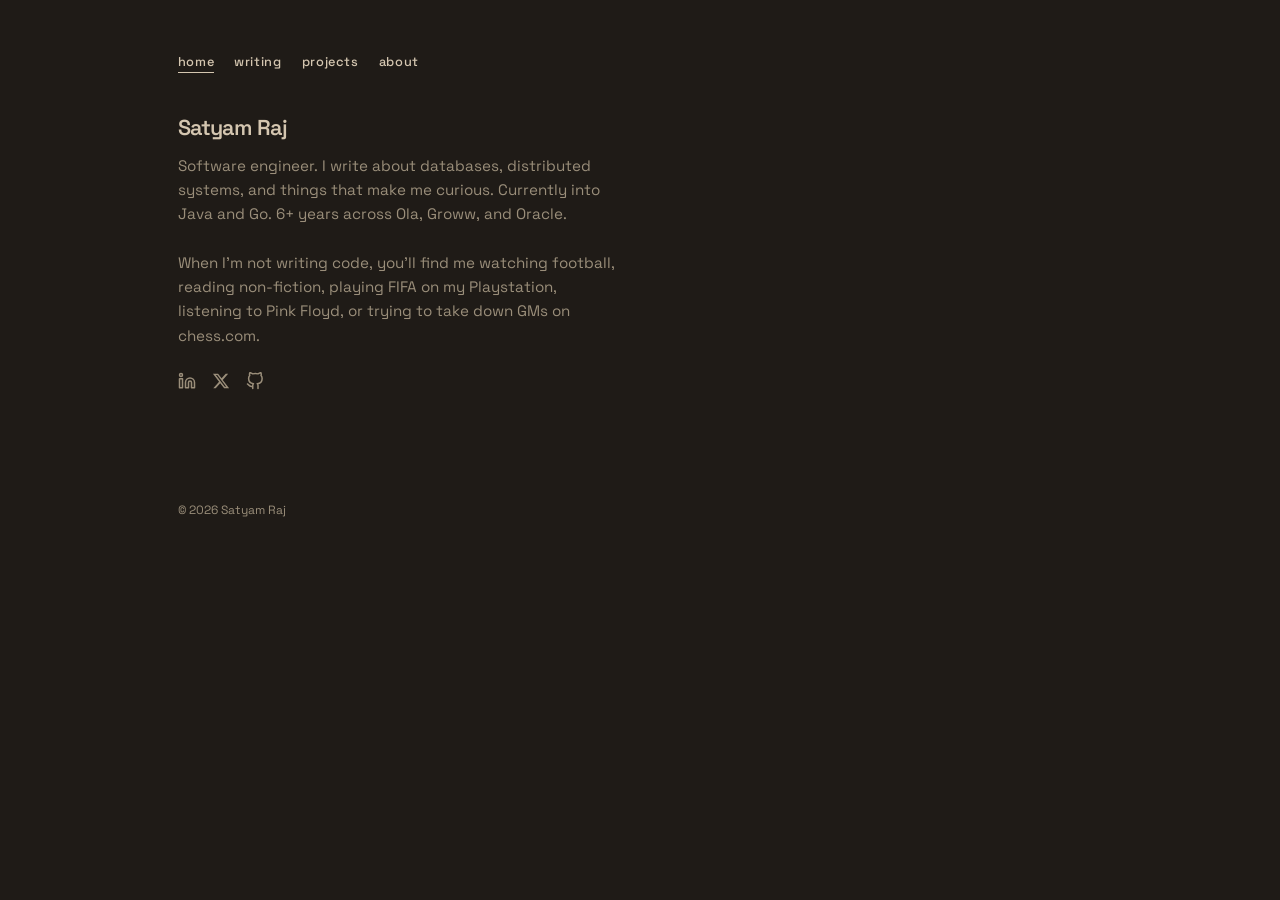
<file: index.html>
<!DOCTYPE html>
<html lang="en">
<head>
  <meta charset="utf-8">
  <meta name="viewport" content="width=device-width, initial-scale=1">
  <title>Satyam Raj</title>
  <meta name="description" content="Software engineer. Writing about databases, distributed systems, and things I find interesting.">
  <meta name="author" content="Satyam Raj">
  <link rel="canonical" href="https://stym06.github.io/">
  <link rel="icon" href="/favicon.ico">
  <link rel="icon" type="image/png" sizes="16x16" href="/favicon-16x16.png">
  <link rel="icon" type="image/png" sizes="32x32" href="/favicon-32x32.png">
  <link rel="apple-touch-icon" href="/apple-touch-icon.png">
  <link rel="alternate" type="application/rss+xml" title="Satyam Raj" href="/index.xml">
  <meta property="og:title" content="Satyam Raj">
  <meta property="og:description" content="Software engineer. Writing about databases, distributed systems, and things I find interesting.">
  <meta property="og:type" content="website">
  <meta property="og:url" content="https://stym06.github.io/">
  <meta name="twitter:card" content="summary">
  <meta name="twitter:title" content="Satyam Raj">
  <meta name="twitter:description" content="Software engineer. Writing about databases, distributed systems, and things I find interesting.">
  <link rel="stylesheet" href="/assets/css/style.css">
</head>
<body>
  <div class="container">
    <nav>
      <ul>
        <li><a href="/" class="active">home</a></li>
        <li><a href="/posts/">writing</a></li>
        <li><a href="/projects/">projects</a></li>
        <li><a href="/about/">about</a></li>
      </ul>
    </nav>

    <main>
      <section class="intro">
        <h1>Satyam Raj</h1>
        <p class="bio">Software engineer. I write about databases, distributed systems, and things that make me curious. Currently into Java and Go. 6+ years across Ola, Groww, and Oracle.</p>
        <p class="bio">When I'm not writing code, you'll find me watching football, reading non-fiction, playing FIFA on my Playstation, listening to Pink Floyd, or trying to take down GMs on chess.com.</p>
        <div class="social-links">
          <a href="https://linkedin.com/in/stym06" target="_blank" rel="noopener noreferrer" title="LinkedIn">
            <svg xmlns="http://www.w3.org/2000/svg" viewBox="0 0 24 24" fill="none" stroke="currentColor" stroke-width="2" stroke-linecap="round" stroke-linejoin="round"><path d="M16 8a6 6 0 0 1 6 6v7h-4v-7a2 2 0 0 0-2-2 2 2 0 0 0-2 2v7h-4v-7a6 6 0 0 1 6-6z"></path><rect x="2" y="9" width="4" height="12"></rect><circle cx="4" cy="4" r="2"></circle></svg>
          </a>
          <a href="https://x.com/stym06" target="_blank" rel="noopener noreferrer" title="X">
            <svg xmlns="http://www.w3.org/2000/svg" viewBox="0 0 24 24" fill="currentColor" width="18" height="18"><path d="M18.244 2.25h3.308l-7.227 8.26 8.502 11.24H16.17l-5.214-6.817L4.99 21.75H1.68l7.73-8.835L1.254 2.25H8.08l4.713 6.231zm-1.161 17.52h1.833L7.084 4.126H5.117z"></path></svg>
          </a>
          <a href="https://github.com/stym06" target="_blank" rel="noopener noreferrer" title="GitHub">
            <svg xmlns="http://www.w3.org/2000/svg" viewBox="0 0 24 24" fill="none" stroke="currentColor" stroke-width="2" stroke-linecap="round" stroke-linejoin="round"><path d="M9 19c-5 1.5-5-2.5-7-3m14 6v-3.87a3.37 3.37 0 0 0-.94-2.61c3.14-.35 6.44-1.54 6.44-7A5.44 5.44 0 0 0 20 4.77 5.07 5.07 0 0 0 19.91 1S18.73.65 16 2.48a13.38 13.38 0 0 0-7 0C6.27.65 5.09 1 5.09 1A5.07 5.07 0 0 0 5 4.77a5.44 5.44 0 0 0-1.5 3.78c0 5.42 3.3 6.61 6.44 7A3.37 3.37 0 0 0 9 18.13V22"></path></svg>
          </a>
        </div>
      </section>

    </main>

    <footer>
      &copy; 2026 Satyam Raj
    </footer>
  </div>
</body>
</html>
</file>
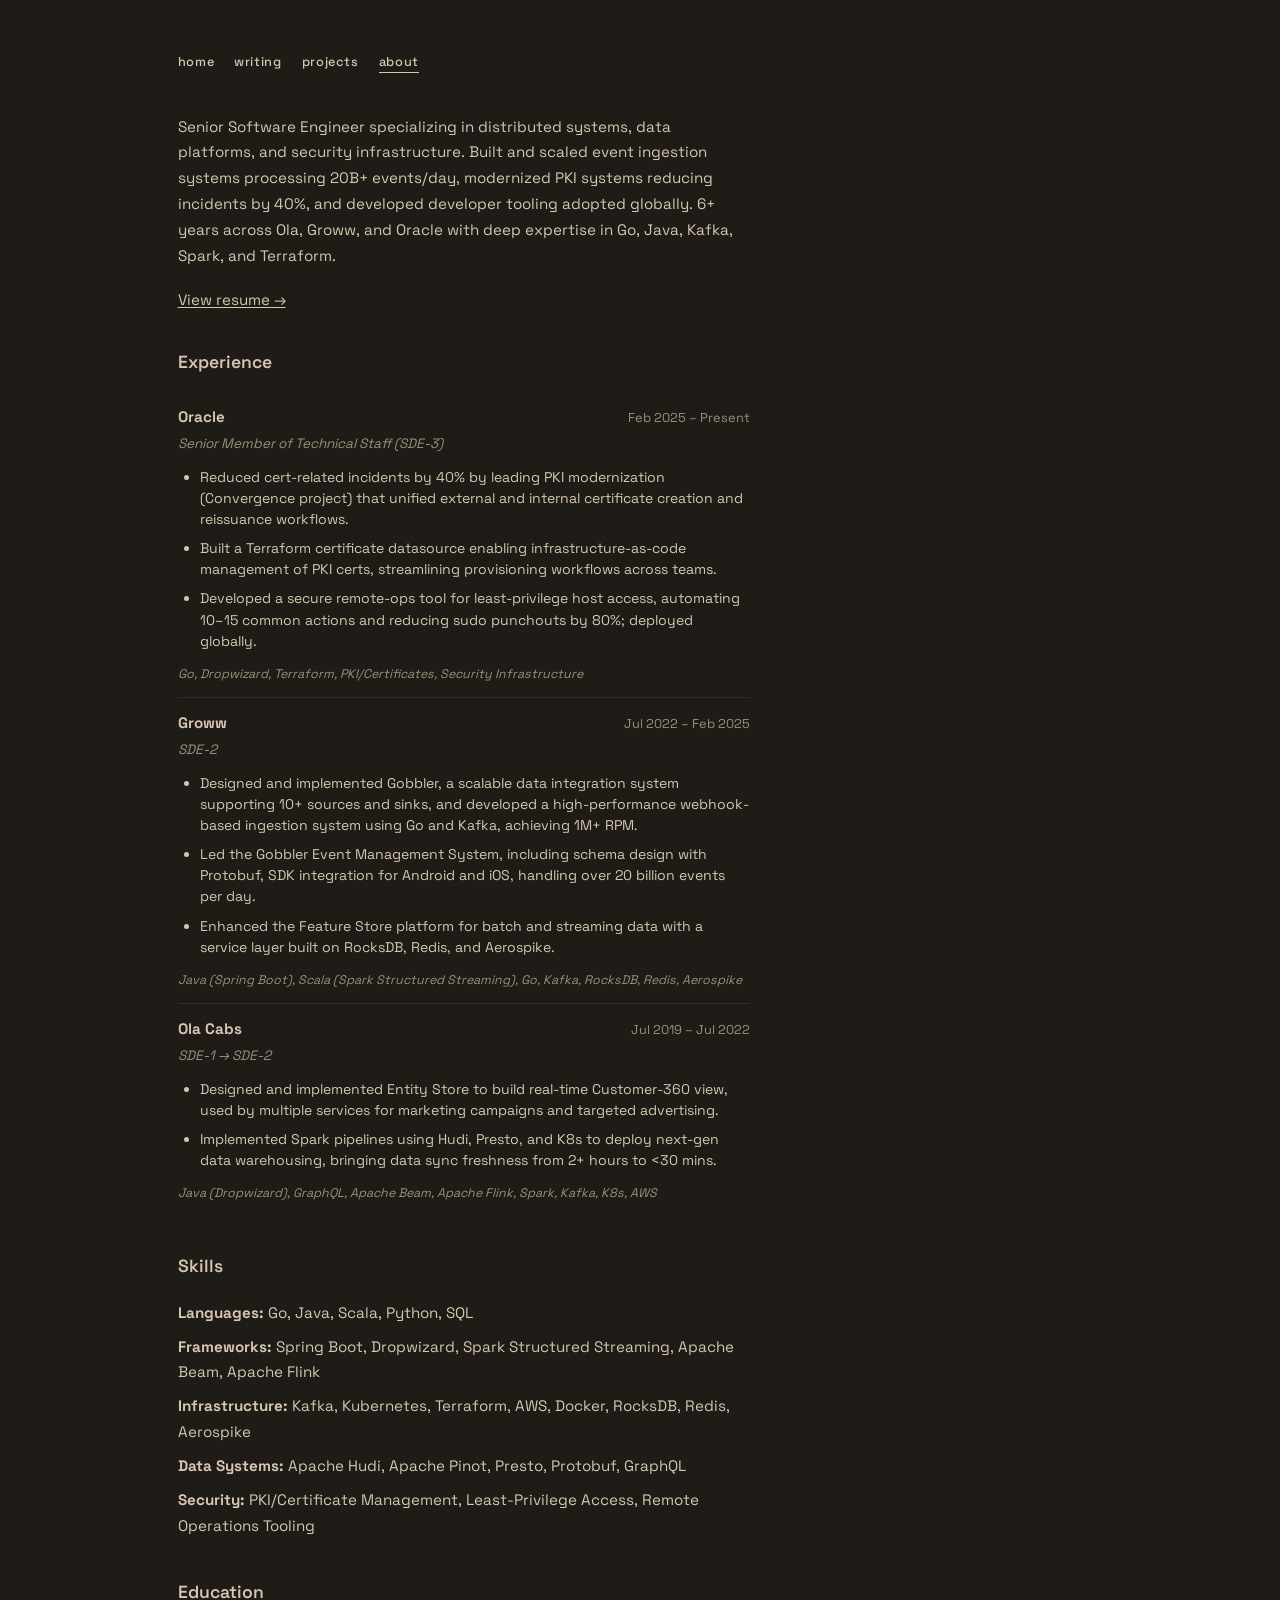
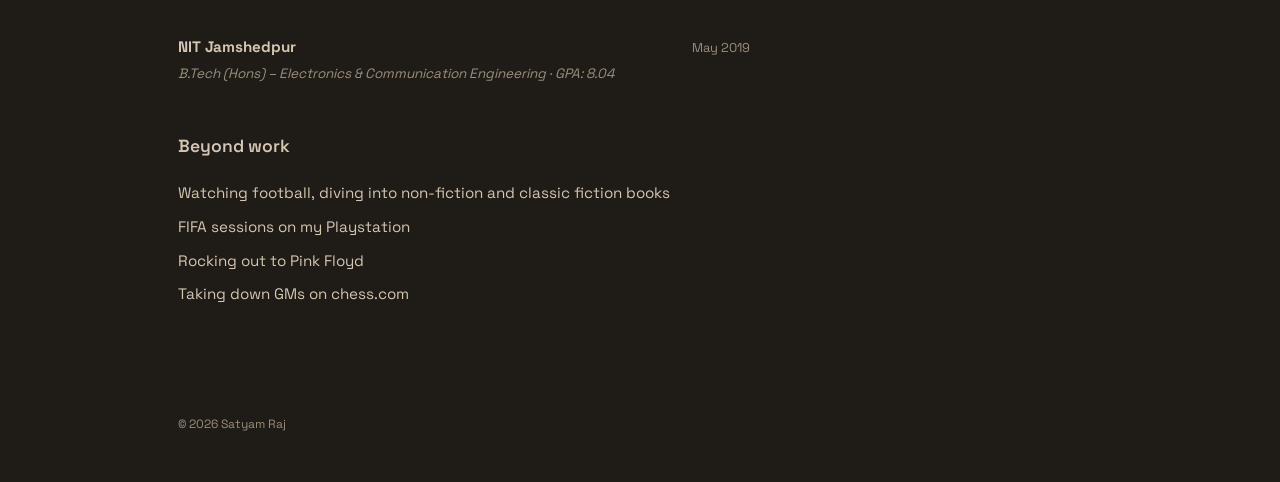
<file: about/index.html>
<!DOCTYPE html>
<html lang="en">
<head>
  <meta charset="utf-8">
  <meta name="viewport" content="width=device-width, initial-scale=1">
  <title>About - Satyam Raj</title>
  <meta name="description" content="Senior Software Engineer specializing in distributed systems, data platforms, and security infrastructure.">
  <meta name="author" content="Satyam Raj">
  <link rel="canonical" href="https://stym06.github.io/about/">
  <link rel="icon" href="/favicon.ico">
  <link rel="icon" type="image/png" sizes="16x16" href="/favicon-16x16.png">
  <link rel="icon" type="image/png" sizes="32x32" href="/favicon-32x32.png">
  <link rel="apple-touch-icon" href="/apple-touch-icon.png">
  <meta property="og:title" content="About - Satyam Raj">
  <meta property="og:description" content="Senior Software Engineer specializing in distributed systems, data platforms, and security infrastructure.">
  <meta property="og:type" content="website">
  <meta property="og:url" content="https://stym06.github.io/about/">
  <link rel="stylesheet" href="/assets/css/style.css">
</head>
<body>
  <div class="container">
    <nav>
      <ul>
        <li><a href="/">home</a></li>
        <li><a href="/posts/">writing</a></li>
        <li><a href="/projects/">projects</a></li>
        <li><a href="/about/" class="active">about</a></li>
      </ul>
    </nav>

    <main>
      <div class="about-content">
        <p>Senior Software Engineer specializing in distributed systems, data platforms, and security infrastructure. Built and scaled event ingestion systems processing 20B+ events/day, modernized PKI systems reducing incidents by 40%, and developed developer tooling adopted globally. 6+ years across Ola, Groww, and Oracle with deep expertise in Go, Java, Kafka, Spark, and Terraform.</p>

        <p><a href="https://drive.google.com/file/d/1q3IUewz8BGqGUkXa4P59C8AFJNJVDe96/view?usp=sharing" target="_blank" rel="noopener noreferrer" style="text-decoration: underline; text-underline-offset: 2px;">View resume &rarr;</a></p>

        <h2>Experience</h2>

        <div class="experience">
          <div class="exp-item">
            <div class="exp-header">
              <strong>Oracle</strong>
              <span class="exp-date">Feb 2025 &ndash; Present</span>
            </div>
            <div class="exp-role">Senior Member of Technical Staff (SDE-3)</div>
            <ul>
              <li>Reduced cert-related incidents by 40% by leading PKI modernization (Convergence project) that unified external and internal certificate creation and reissuance workflows.</li>
              <li>Built a Terraform certificate datasource enabling infrastructure-as-code management of PKI certs, streamlining provisioning workflows across teams.</li>
              <li>Developed a secure remote-ops tool for least-privilege host access, automating 10&ndash;15 common actions and reducing sudo punchouts by 80%; deployed globally.</li>
            </ul>
            <div class="exp-stack">Go, Dropwizard, Terraform, PKI/Certificates, Security Infrastructure</div>
          </div>

          <div class="exp-item">
            <div class="exp-header">
              <strong>Groww</strong>
              <span class="exp-date">Jul 2022 &ndash; Feb 2025</span>
            </div>
            <div class="exp-role">SDE-2</div>
            <ul>
              <li>Designed and implemented Gobbler, a scalable data integration system supporting 10+ sources and sinks, and developed a high-performance webhook-based ingestion system using Go and Kafka, achieving 1M+ RPM.</li>
              <li>Led the Gobbler Event Management System, including schema design with Protobuf, SDK integration for Android and iOS, handling over 20 billion events per day.</li>
              <li>Enhanced the Feature Store platform for batch and streaming data with a service layer built on RocksDB, Redis, and Aerospike.</li>
            </ul>
            <div class="exp-stack">Java (Spring Boot), Scala (Spark Structured Streaming), Go, Kafka, RocksDB, Redis, Aerospike</div>
          </div>

          <div class="exp-item">
            <div class="exp-header">
              <strong>Ola Cabs</strong>
              <span class="exp-date">Jul 2019 &ndash; Jul 2022</span>
            </div>
            <div class="exp-role">SDE-1 &rarr; SDE-2</div>
            <ul>
              <li>Designed and implemented Entity Store to build real-time Customer-360 view, used by multiple services for marketing campaigns and targeted advertising.</li>
              <li>Implemented Spark pipelines using Hudi, Presto, and K8s to deploy next-gen data warehousing, bringing data sync freshness from 2+ hours to &lt;30 mins.</li>
            </ul>
            <div class="exp-stack">Java (Dropwizard), GraphQL, Apache Beam, Apache Flink, Spark, Kafka, K8s, AWS</div>
          </div>
        </div>

        <h2>Skills</h2>
        <ul>
          <li><strong>Languages:</strong> Go, Java, Scala, Python, SQL</li>
          <li><strong>Frameworks:</strong> Spring Boot, Dropwizard, Spark Structured Streaming, Apache Beam, Apache Flink</li>
          <li><strong>Infrastructure:</strong> Kafka, Kubernetes, Terraform, AWS, Docker, RocksDB, Redis, Aerospike</li>
          <li><strong>Data Systems:</strong> Apache Hudi, Apache Pinot, Presto, Protobuf, GraphQL</li>
          <li><strong>Security:</strong> PKI/Certificate Management, Least-Privilege Access, Remote Operations Tooling</li>
        </ul>

        <h2>Education</h2>
        <div class="experience">
          <div class="exp-item">
            <div class="exp-header">
              <strong>NIT Jamshedpur</strong>
              <span class="exp-date">May 2019</span>
            </div>
            <div class="exp-role">B.Tech (Hons) &ndash; Electronics & Communication Engineering &middot; GPA: 8.04</div>
          </div>
        </div>

        <h2>Beyond work</h2>
        <ul>
          <li>Watching football, diving into non-fiction and classic fiction books</li>
          <li>FIFA sessions on my Playstation</li>
          <li>Rocking out to Pink Floyd</li>
          <li>Taking down GMs on chess.com</li>
        </ul>
      </div>
    </main>

    <footer>
      &copy; 2026 Satyam Raj
    </footer>
  </div>
</body>
</html>
</file>
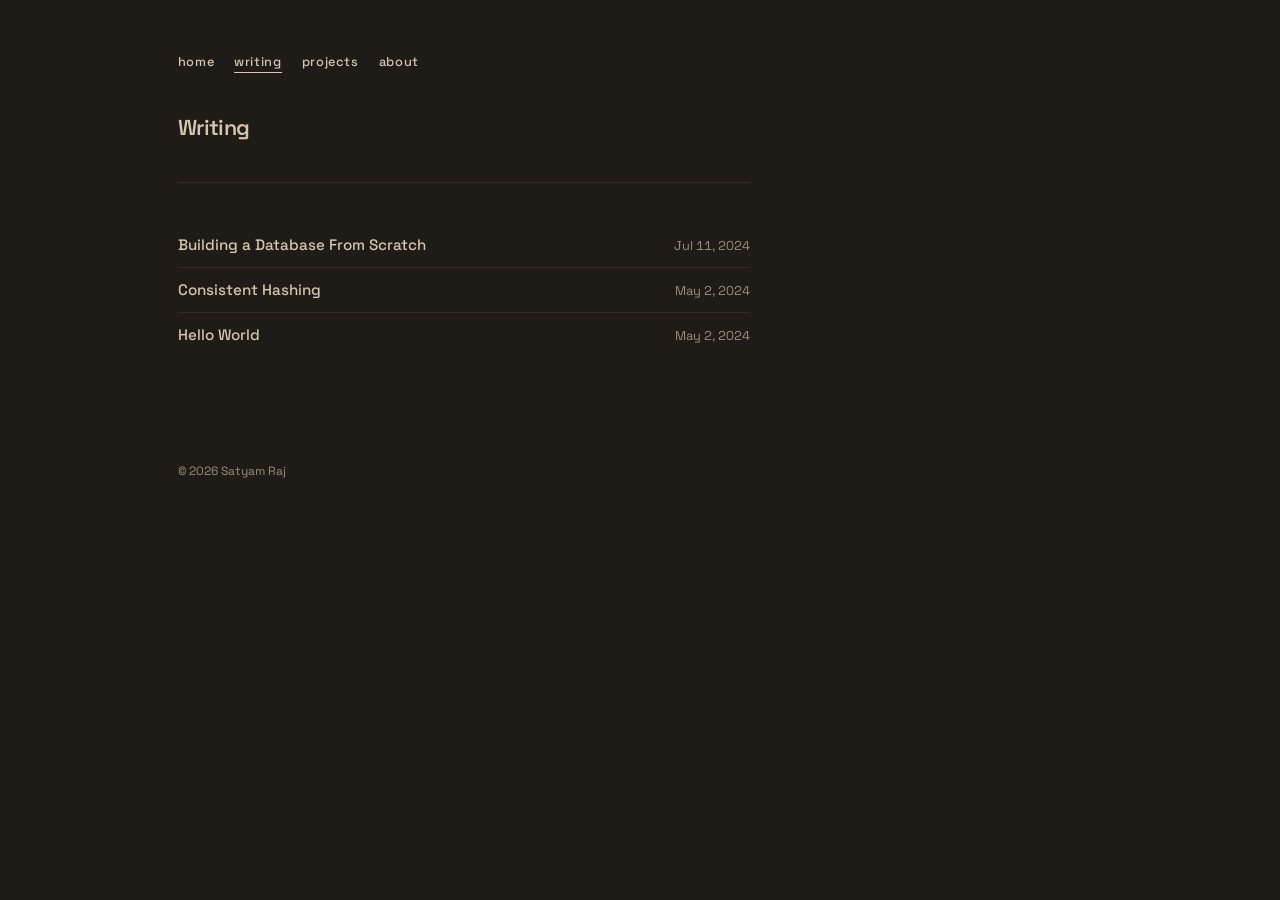
<file: posts/index.html>
<!DOCTYPE html>
<html lang="en">
<head>
  <meta charset="utf-8">
  <meta name="viewport" content="width=device-width, initial-scale=1">
  <title>Writing - Satyam Raj</title>
  <meta name="description" content="Blog posts about databases, distributed systems, and software engineering.">
  <meta name="author" content="Satyam Raj">
  <link rel="icon" href="/favicon.ico">
  <link rel="icon" type="image/png" sizes="16x16" href="/favicon-16x16.png">
  <link rel="icon" type="image/png" sizes="32x32" href="/favicon-32x32.png">
  <link rel="apple-touch-icon" href="/apple-touch-icon.png">
  <link rel="alternate" type="application/rss+xml" title="Satyam Raj" href="/index.xml">
  <meta property="og:title" content="Writing - Satyam Raj">
  <meta property="og:type" content="website">
  <link rel="stylesheet" href="/assets/css/style.css">
</head>
<body>
  <div class="container">
    <nav>
      <ul>
        <li><a href="/">home</a></li>
        <li><a href="/posts/" class="active">writing</a></li>
        <li><a href="/projects/">projects</a></li>
        <li><a href="/about/">about</a></li>
      </ul>
    </nav>

    <main>
      <section class="intro">
        <h1>Writing</h1>
      </section>

      <hr>

      <ul class="post-list">
        <li>
          <a href="/posts/build-a-db-from-scratch/">Building a Database From Scratch</a>
          <span class="date">Jul 11, 2024</span>
        </li>
        <li>
          <a href="/posts/consistent-hashing/">Consistent Hashing</a>
          <span class="date">May 2, 2024</span>
        </li>
        <li>
          <a href="/posts/hello-world/">Hello World</a>
          <span class="date">May 2, 2024</span>
        </li>
      </ul>
    </main>

    <footer>
      &copy; 2026 Satyam Raj
    </footer>
  </div>
</body>
</html>
</file>
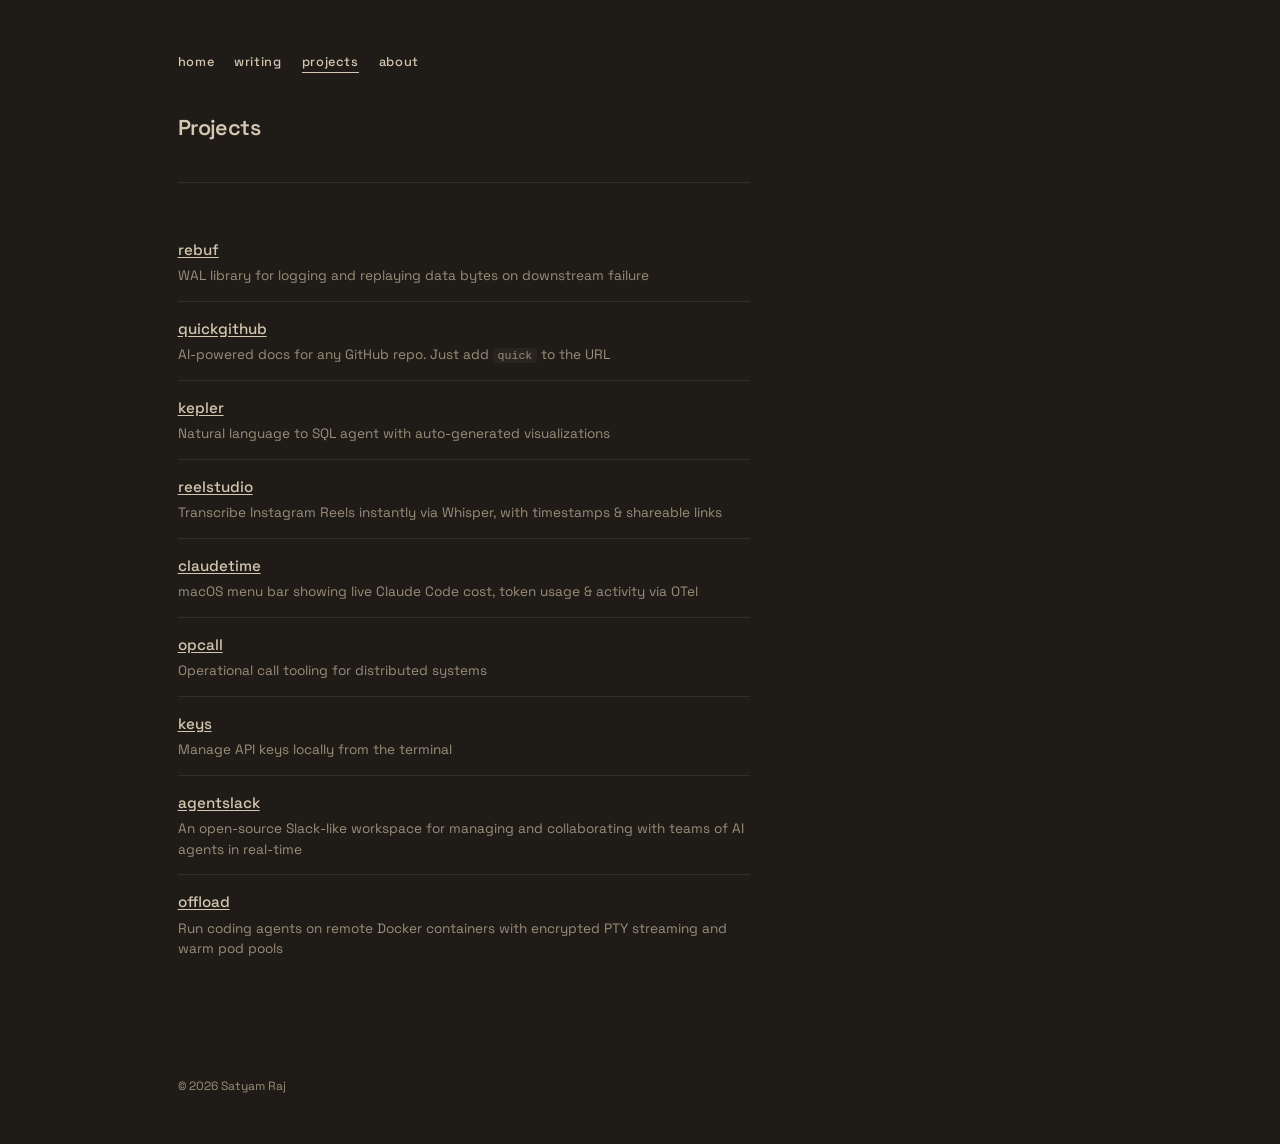
<file: projects/index.html>
<!DOCTYPE html>
<html lang="en">
<head>
  <meta charset="utf-8">
  <meta name="viewport" content="width=device-width, initial-scale=1">
  <title>Projects - Satyam Raj</title>
  <meta name="description" content="Side projects by Satyam Raj - WAL libraries, AI tools, developer utilities, and more.">
  <meta name="author" content="Satyam Raj">
  <link rel="canonical" href="https://stym06.github.io/projects/">
  <link rel="icon" href="/favicon.ico">
  <link rel="icon" type="image/png" sizes="16x16" href="/favicon-16x16.png">
  <link rel="icon" type="image/png" sizes="32x32" href="/favicon-32x32.png">
  <link rel="apple-touch-icon" href="/apple-touch-icon.png">
  <meta property="og:title" content="Projects - Satyam Raj">
  <meta property="og:description" content="Side projects by Satyam Raj.">
  <meta property="og:type" content="website">
  <meta property="og:url" content="https://stym06.github.io/projects/">
  <link rel="stylesheet" href="/assets/css/style.css">
</head>
<body>
  <div class="container">
    <nav>
      <ul>
        <li><a href="/">home</a></li>
        <li><a href="/posts/">writing</a></li>
        <li><a href="/projects/" class="active">projects</a></li>
        <li><a href="/about/">about</a></li>
      </ul>
    </nav>

    <main>
      <section class="intro">
        <h1>Projects</h1>
      </section>

      <hr>

      <ul class="project-list">
        <li>
          <div class="project-header">
            <a href="https://github.com/stym06/rebuf" target="_blank" rel="noopener noreferrer">rebuf</a>
          </div>
          <p class="project-desc">WAL library for logging and replaying data bytes on downstream failure</p>
        </li>
        <li>
          <div class="project-header">
            <a href="https://github.com/stym06/quickgithub" target="_blank" rel="noopener noreferrer">quickgithub</a>
          </div>
          <p class="project-desc">AI-powered docs for any GitHub repo. Just add <code>quick</code> to the URL</p>
        </li>
        <li>
          <div class="project-header">
            <a href="https://github.com/stym06/kepler" target="_blank" rel="noopener noreferrer">kepler</a>
          </div>
          <p class="project-desc">Natural language to SQL agent with auto-generated visualizations</p>
        </li>
        <li>
          <div class="project-header">
            <a href="https://github.com/stym06/reelstudio" target="_blank" rel="noopener noreferrer">reelstudio</a>
          </div>
          <p class="project-desc">Transcribe Instagram Reels instantly via Whisper, with timestamps & shareable links</p>
        </li>
        <li>
          <div class="project-header">
            <a href="https://github.com/stym06/claudetime" target="_blank" rel="noopener noreferrer">claudetime</a>
          </div>
          <p class="project-desc">macOS menu bar showing live Claude Code cost, token usage & activity via OTel</p>
        </li>
        <li>
          <div class="project-header">
            <a href="https://github.com/stym06/opcall" target="_blank" rel="noopener noreferrer">opcall</a>
          </div>
          <p class="project-desc">Operational call tooling for distributed systems</p>
        </li>
        <li>
          <div class="project-header">
            <a href="https://github.com/stym06/keys" target="_blank" rel="noopener noreferrer">keys</a>
          </div>
          <p class="project-desc">Manage API keys locally from the terminal</p>
        </li>
        <li>
          <div class="project-header">
            <a href="https://github.com/stym06/agentslack" target="_blank" rel="noopener noreferrer">agentslack</a>
          </div>
          <p class="project-desc">An open-source Slack-like workspace for managing and collaborating with teams of AI agents in real-time</p>
        </li>
        <li>
          <div class="project-header">
            <a href="https://github.com/stym06/offload" target="_blank" rel="noopener noreferrer">offload</a>
          </div>
          <p class="project-desc">Run coding agents on remote Docker containers with encrypted PTY streaming and warm pod pools</p>
        </li>
      </ul>
    </main>

    <footer>
      &copy; 2026 Satyam Raj
    </footer>
  </div>
</body>
</html>
</file>
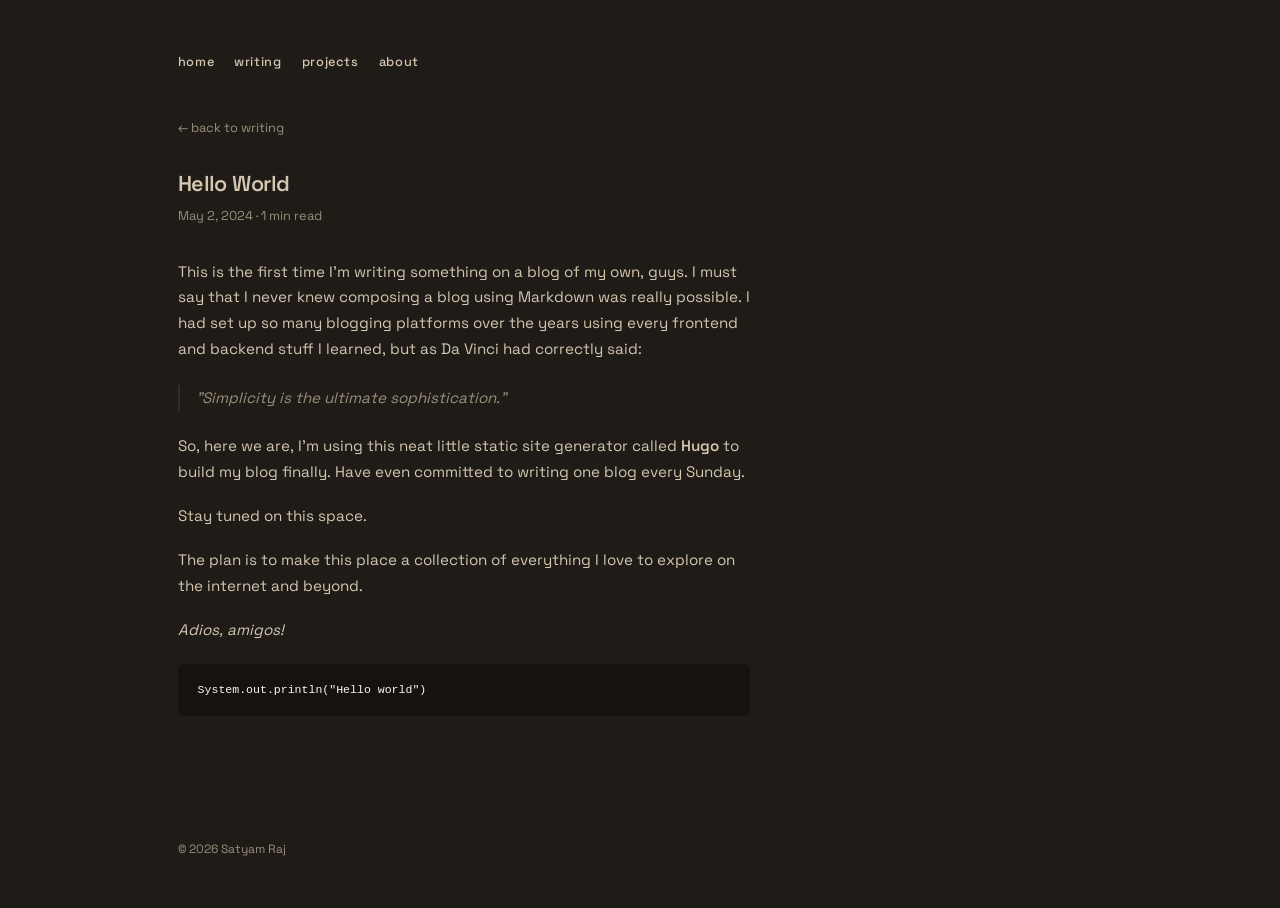
<file: posts/hello-world/index.html>
<!DOCTYPE html>
<html lang="en">
<head>
  <meta charset="utf-8">
  <meta name="viewport" content="width=device-width, initial-scale=1">
  <title>Hello World - Satyam Raj</title>
  <meta name="description" content="Hello World">
  <meta name="author" content="Satyam Raj">
  <link rel="icon" href="/favicon.ico">
  <link rel="icon" type="image/png" sizes="16x16" href="/favicon-16x16.png">
  <link rel="icon" type="image/png" sizes="32x32" href="/favicon-32x32.png">
  <link rel="apple-touch-icon" href="/apple-touch-icon.png">
  <meta property="og:title" content="Hello World">
  <meta property="og:type" content="article">
  <meta name="twitter:card" content="summary">
  <meta name="twitter:title" content="Hello World">
  <link rel="stylesheet" href="/assets/css/style.css">
</head>
<body>
  <div class="container">
    <nav>
      <ul>
        <li><a href="/">home</a></li>
        <li><a href="/posts/">writing</a></li>
        <li><a href="/projects/">projects</a></li>
        <li><a href="/about/">about</a></li>
      </ul>
    </nav>

    <main>
      <a href="/posts/" class="back-link">&larr; back to writing</a>

      <article>
        <header class="post-header">
          <h1>Hello World</h1>
          <div class="post-meta">May 2, 2024 &middot; 1 min read</div>
        </header>

        <div class="post-content">
          <p>This is the first time I'm writing something on a blog of my own, guys. I must say that I never knew composing a blog using Markdown was really possible. I had set up so many blogging platforms over the years using every frontend and backend stuff I learned, but as Da Vinci had correctly said:</p>
<blockquote>
<p>"Simplicity is the ultimate sophistication."</p>
</blockquote>
<p>So, here we are, I'm using this neat little static site generator called <strong>Hugo</strong> to build my blog finally. Have even committed to writing one blog every Sunday.</p>
<p>Stay tuned on this space.</p>
<p>The plan is to make this place a collection of everything I love to explore on the internet and beyond.</p>
<p><em>Adios, amigos!</em></p>
<pre><code class="language-java">System.out.println(&quot;Hello world&quot;)
</code></pre>
        </div>
      </article>
    </main>

    <footer>
      &copy; 2026 Satyam Raj
    </footer>
  </div>
</body>
</html>
</file>
<file: assets/css/style.css>
@import url('https://fonts.googleapis.com/css2?family=Space+Grotesk:wght@400;500;600;700&display=swap');

*, *::before, *::after {
  margin: 0;
  padding: 0;
  box-sizing: border-box;
}

:root {
  --bg: #1f1b17;
  --text: #d4c6b0;
  --text-secondary: #9a8e7a;
  --accent: #332d26;
  --link: #d4c6b0;
  --link-hover: #e8c87a;
  --code-bg: #2a2420;
  --code-block-bg: #161210;
}

html {
  font-size: 16px;
  -webkit-font-smoothing: antialiased;
  -moz-osx-font-smoothing: grayscale;
}

body {
  font-family: 'Space Grotesk', -apple-system, BlinkMacSystemFont, 'Segoe UI', Roboto, sans-serif;
  background-color: var(--bg);
  color: var(--text);
  line-height: 1.6;
  min-height: 100vh;
  display: flex;
  flex-direction: column;
}

::selection {
  background: var(--text);
  color: var(--bg);
}

a {
  color: var(--link);
  text-decoration: none;
}

a:hover {
  color: var(--link-hover);
}

/* Layout */
.container {
  max-width: 620px;
  width: 100%;
  margin-left: clamp(24px, 12vw, 260px);
  padding: 0 24px;
}

@media (max-width: 768px) {
  .container {
    margin-left: auto;
    margin-right: auto;
  }
}

/* Navigation */
nav {
  padding: 48px 0 40px;
}

nav ul {
  list-style: none;
  display: flex;
  gap: 20px;
  align-items: center;
}

nav a {
  font-size: 0.8rem;
  font-weight: 500;
  letter-spacing: 0.05em;
  text-transform: lowercase;
  padding-bottom: 2px;
  border-bottom: 1.5px solid transparent;
  transition: border-color 0.2s;
}

nav a:hover,
nav a.active {
  border-bottom-color: var(--text);
}

/* Main content */
main {
  flex: 1;
  padding-bottom: 80px;
}

/* Homepage */
.intro h1 {
  font-size: 1.35rem;
  font-weight: 600;
  letter-spacing: -0.025em;
  line-height: 1.3;
  margin-bottom: 12px;
}

.intro .bio {
  color: var(--text-secondary);
  font-size: 0.95rem;
  line-height: 1.6;
  max-width: 440px;
  margin-bottom: 24px;
}

.social-links {
  display: flex;
  gap: 16px;
  margin-top: 8px;
}

.social-links a {
  color: var(--text-secondary);
  transition: color 0.2s;
}

.social-links a:hover {
  color: var(--text);
}

.social-links svg {
  width: 18px;
  height: 18px;
}

hr {
  border: none;
  height: 1px;
  background: var(--accent);
  margin: 40px 0;
}

/* Post list */
.post-list {
  list-style: none;
}

.post-list li {
  display: flex;
  justify-content: space-between;
  align-items: baseline;
  padding: 10px 0;
  gap: 16px;
}

.post-list li + li {
  border-top: 1px solid var(--accent);
}

.post-list a {
  font-size: 0.95rem;
  font-weight: 500;
  flex: 1;
}

.post-list .date {
  color: var(--text-secondary);
  font-size: 0.8rem;
  white-space: nowrap;
  font-variant-numeric: tabular-nums;
}

/* Article / Post page */
.post-header {
  margin-bottom: 32px;
}

.post-header h1 {
  font-size: 1.35rem;
  font-weight: 600;
  letter-spacing: -0.025em;
  line-height: 1.3;
  margin-bottom: 8px;
}

.post-meta {
  color: var(--text-secondary);
  font-size: 0.8rem;
}

.post-content {
  font-size: 0.95rem;
  line-height: 1.7;
}

.post-content p {
  margin-bottom: 1.2em;
}

.post-content h2 {
  font-size: 1.1rem;
  font-weight: 600;
  margin-top: 2em;
  margin-bottom: 0.8em;
  letter-spacing: -0.02em;
}

.post-content h3 {
  font-size: 1rem;
  font-weight: 600;
  margin-top: 1.5em;
  margin-bottom: 0.6em;
}

.post-content ul,
.post-content ol {
  margin-bottom: 1.2em;
  padding-left: 1.5em;
}

.post-content li {
  margin-bottom: 0.4em;
}

.post-content blockquote {
  border-left: 2px solid var(--accent);
  padding-left: 16px;
  margin: 1.5em 0;
  color: var(--text-secondary);
  font-style: italic;
}

.post-content a {
  text-decoration: underline;
  text-underline-offset: 2px;
}

.post-content img {
  max-width: 100%;
  height: auto;
  border-radius: 4px;
  margin: 1.5em 0;
}

.post-content code {
  font-family: 'SF Mono', 'Fira Code', 'Fira Mono', Menlo, Consolas, monospace;
  font-size: 0.85em;
  background: var(--code-bg);
  padding: 2px 6px;
  border-radius: 3px;
}

.post-content pre {
  background: var(--code-block-bg);
  border-radius: 6px;
  padding: 16px 20px;
  overflow-x: auto;
  margin: 1.5em 0;
  font-size: 0.85rem;
  line-height: 1.5;
}

.post-content pre code {
  background: none;
  padding: 0;
  border-radius: 0;
  color: #f8f8f2;
}

.post-content strong {
  font-weight: 600;
}

.post-content em {
  font-style: italic;
}

/* Back link */
.back-link {
  display: inline-block;
  font-size: 0.8rem;
  color: var(--text-secondary);
  margin-bottom: 32px;
}

.back-link:hover {
  color: var(--text);
}

/* About page */
.about-content {
  font-size: 0.95rem;
  line-height: 1.7;
}

.about-content p {
  margin-bottom: 1.2em;
}

.about-content h2 {
  font-size: 1.1rem;
  font-weight: 600;
  margin-top: 2em;
  margin-bottom: 0.8em;
}

.about-content ul {
  list-style: none;
  padding: 0;
}

.about-content ul li {
  padding: 4px 0;
}

/* Project list */
.project-list {
  list-style: none;
}

.project-list li {
  padding: 14px 0;
}

.project-list li + li {
  border-top: 1px solid var(--accent);
}

.project-list .project-header a {
  font-size: 0.95rem;
  font-weight: 500;
  text-decoration: underline;
  text-underline-offset: 2px;
}

.project-list .project-desc {
  color: var(--text-secondary);
  font-size: 0.85rem;
  margin-top: 4px;
  line-height: 1.5;
}

.project-list .project-desc code {
  font-family: 'SF Mono', 'Fira Code', 'Fira Mono', Menlo, Consolas, monospace;
  font-size: 0.85em;
  background: var(--code-bg);
  padding: 1px 5px;
  border-radius: 3px;
}

/* Experience / About */
.experience {
  margin-bottom: 1em;
}

.exp-item {
  padding: 12px 0;
}

.exp-item + .exp-item {
  border-top: 1px solid var(--accent);
}

.exp-header {
  display: flex;
  justify-content: space-between;
  align-items: baseline;
  gap: 12px;
}

.exp-date {
  color: var(--text-secondary);
  font-size: 0.8rem;
  white-space: nowrap;
}

.exp-role {
  color: var(--text-secondary);
  font-size: 0.85rem;
  margin-top: 2px;
  font-style: italic;
}

.exp-item ul {
  list-style: disc;
  padding-left: 1.5em;
  margin-top: 8px;
}

.exp-item li {
  font-size: 0.88rem;
  padding: 3px 0;
  line-height: 1.5;
}

.exp-stack {
  color: var(--text-secondary);
  font-size: 0.78rem;
  margin-top: 8px;
  font-style: italic;
}

/* Footer */
footer {
  padding: 24px 0 48px;
  color: var(--text-secondary);
  font-size: 0.75rem;
}

/* Fade in animation */
@keyframes fadeIn {
  from { opacity: 0; transform: translateY(8px); }
  to { opacity: 1; transform: translateY(0); }
}

main {
  animation: fadeIn 0.4s ease-out;
}
</file>
